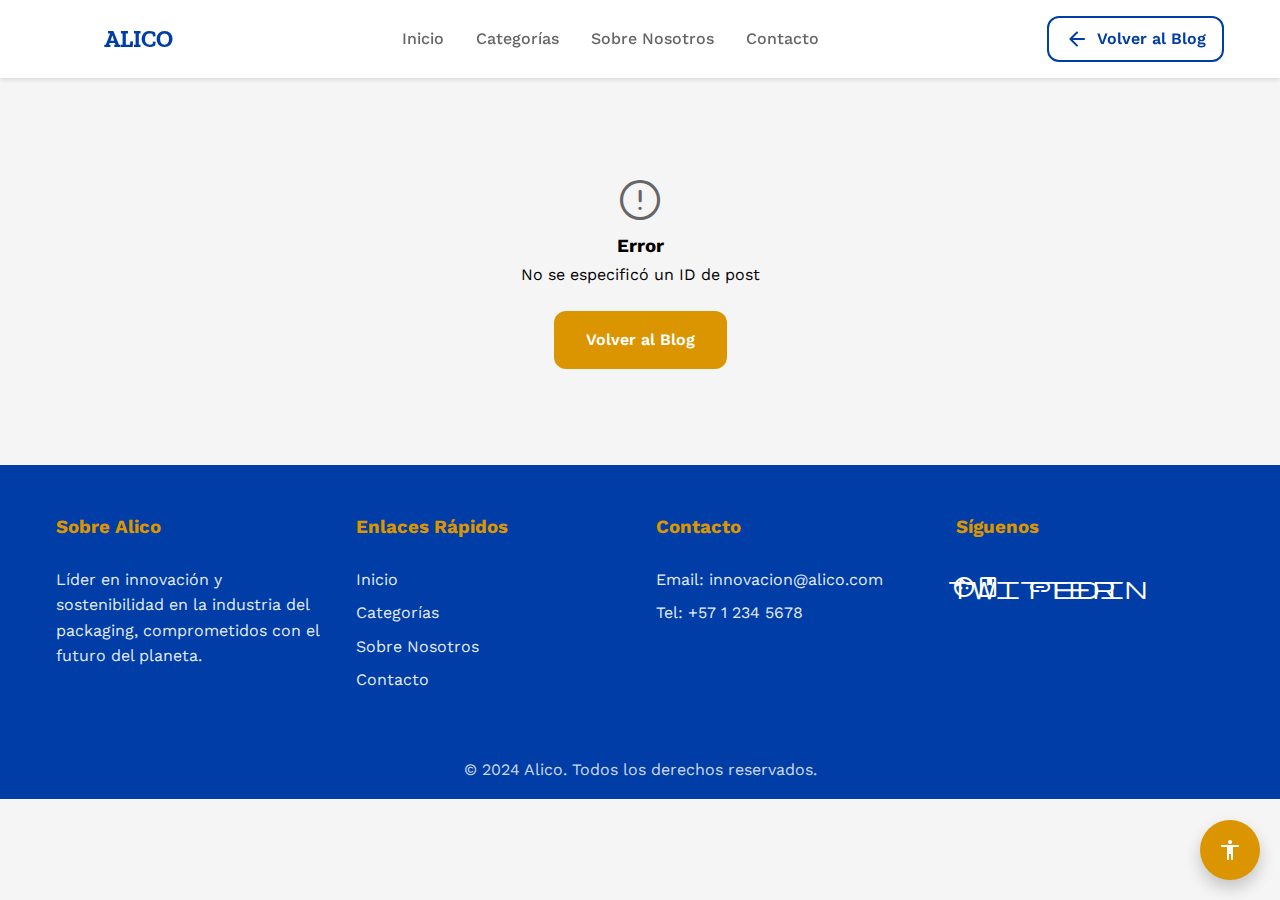
<file: post.html>
<!DOCTYPE html>
<html lang="es">
<head>
    <meta charset="UTF-8">
    <meta name="viewport" content="width=device-width, initial-scale=1.0">
    <title>Post del Blog | Alico</title>
    <meta name="description" content="Artículo del blog de innovación de Alico">
    
    <!-- Google Fonts -->
    <link rel="preconnect" href="https://fonts.googleapis.com">
    <link rel="preconnect" href="https://fonts.gstatic.com" crossorigin>
    <link href="https://fonts.googleapis.com/css2?family=Zilla+Slab:ital,wght@0,300;0,400;0,500;0,600;0,700;1,300;1,400;1,500;1,600;1,700&family=Work+Sans:ital,wght@0,100;0,200;0,300;0,400;0,500;0,600;0,700;0,800;0,900;1,100;1,200;1,300;1,400;1,500;1,600;1,700;1,800;1,900&display=swap" rel="stylesheet">
    
    <!-- Material Icons -->
    <link href="https://fonts.googleapis.com/css2?family=Material+Symbols+Rounded:opsz,wght,FILL,GRAD@20..48,100..700,0..1,-50..200" rel="stylesheet">
    
    <!-- Estilos del post -->
    <link rel="stylesheet" href="css/post-styles.css">
</head>
<body>
    <!-- Botón de accesibilidad -->
    <button id="accessibilityToggle" class="accessibility-toggle" aria-label="Abrir panel de accesibilidad">
        <span class="material-symbols-rounded">accessibility</span>
    </button>

    <!-- Panel de accesibilidad -->
    <div id="accessibilityPanel" class="accessibility-panel" aria-hidden="true">
        <div class="accessibility-header">
            <h3>Accesibilidad</h3>
            <button class="accessibility-close" aria-label="Cerrar panel de accesibilidad">
                <span class="material-symbols-rounded">close</span>
            </button>
        </div>
        <div class="accessibility-content">
            <div class="accessibility-section">
                <h4>Tamaño de texto</h4>
                <div class="font-size-controls">
                    <button onclick="adjustFontSize('decrease')" aria-label="Reducir tamaño de texto">A-</button>
                    <button onclick="adjustFontSize('reset')" aria-label="Tamaño de texto normal">A</button>
                    <button onclick="adjustFontSize('increase')" aria-label="Aumentar tamaño de texto">A+</button>
                </div>
            </div>
            <div class="accessibility-section">
                <h4>Modo oscuro</h4>
                <label class="accessibility-toggle-item">
                    <input type="checkbox" id="darkMode" onchange="toggleDarkMode()">
                    <span class="checkmark"></span>
                    Activar modo oscuro
                </label>
            </div>
        </div>
    </div>

    <!-- Overlay del panel de accesibilidad -->
    <div id="accessibilityOverlay" class="accessibility-overlay"></div>

    <!-- Header del blog -->
    <header class="blog-header">
        <div class="header-container">
            <div class="logo-section">
                <a href="index.html" class="logo-link">
                    <img src="images/logo-alico.png" alt="Logo Alico" class="logo-image">
                    <span class="logo-text">ALICO</span>
                </a>
            </div>
            
            <nav class="blog-nav">
                <a href="index.html" class="nav-link">Inicio</a>
                <a href="index.html#categorias" class="nav-link">Categorías</a>
                <a href="index.html#sobre-nosotros" class="nav-link">Sobre Nosotros</a>
                <a href="index.html#contacto" class="nav-link">Contacto</a>
            </nav>
            
            <div class="header-actions">
                <a href="index.html" class="btn-secondary">
                    <span class="material-symbols-rounded">arrow_back</span>
                    Volver al Blog
                </a>
            </div>
        </div>
    </header>

    <!-- Contenido principal -->
    <main id="main-content">
        <!-- Breadcrumbs -->
        <nav class="breadcrumbs">
            <div class="breadcrumbs-container">
                <a href="index.html" class="breadcrumb-link">Blog</a>
                <span class="material-symbols-rounded">chevron_right</span>
                <span class="breadcrumb-current" id="breadcrumbCategory">Categoría</span>
                <span class="material-symbols-rounded">chevron_right</span>
                <span class="breadcrumb-current" id="breadcrumbTitle">Título del Post</span>
            </div>
        </nav>

        <!-- Contenido del post -->
        <article class="post-container">
            <div class="post-header">
                <div class="post-meta">
                    <span class="post-category" id="postCategory">Categoría</span>
                    <span class="post-date" id="postDate">
                        <span class="material-symbols-rounded">schedule</span>
                        Fecha
                    </span>
                    <span class="post-author" id="postAuthor">
                        <span class="material-symbols-rounded">person</span>
                        Autor
                    </span>
                    <span class="post-views" id="postViews">
                        <span class="material-symbols-rounded">visibility</span>
                        0 vistas
                    </span>
                </div>
                
                <h1 class="post-title" id="postTitle">Título del Post</h1>
                
                <p class="post-excerpt" id="postExcerpt">Resumen del post...</p>
                
                <div class="post-tags" id="postTags">
                    <!-- Los tags se cargarán dinámicamente -->
                </div>
            </div>
            
            <div class="post-image-container">
                <img src="" alt="" class="post-image" id="postImage">
            </div>
            
            <div class="post-content" id="postContent">
                <!-- El contenido se cargará dinámicamente -->
                <div class="loading-content">
                    <span class="material-symbols-rounded loading-icon">hourglass_empty</span>
                    <p>Cargando contenido...</p>
                </div>
            </div>
            
            <div class="post-footer">
                <div class="post-share">
                    <h4>Compartir este artículo:</h4>
                    <div class="share-buttons">
                        <button class="share-btn share-facebook" onclick="shareOnFacebook()">
                            <span class="material-symbols-rounded">facebook</span>
                            Facebook
                        </button>
                        <button class="share-btn share-twitter" onclick="shareOnTwitter()">
                            <span class="material-symbols-rounded">twitter</span>
                            Twitter
                        </button>
                        <button class="share-btn share-linkedin" onclick="shareOnLinkedIn()">
                            <span class="material-symbols-rounded">linkedin</span>
                            LinkedIn
                        </button>
                        <button class="share-btn share-email" onclick="shareByEmail()">
                            <span class="material-symbols-rounded">email</span>
                            Email
                        </button>
                    </div>
                </div>
            </div>
        </article>

        <!-- Posts relacionados -->
        <section class="related-posts">
            <div class="related-container">
                <h2>Artículos Relacionados</h2>
                <div class="related-grid" id="relatedPosts">
                    <!-- Los posts relacionados se cargarán dinámicamente -->
                </div>
            </div>
        </section>

        <!-- Sección de comentarios -->
        <section class="comments-section">
            <div class="comments-container">
                <h2>Comentarios</h2>
                
                <div class="comments-list" id="commentsList">
                    <!-- Los comentarios se cargarán dinámicamente -->
                </div>
                
                <div class="comment-form-container">
                    <h3>Deja tu comentario</h3>
                    <form class="comment-form" id="commentForm">
                        <div class="form-row">
                            <div class="form-group">
                                <label for="commentName">Nombre *</label>
                                <input type="text" id="commentName" name="name" required>
                            </div>
                            <div class="form-group">
                                <label for="commentEmail">Email *</label>
                                <input type="email" id="commentEmail" name="email" required>
                            </div>
                        </div>
                        
                        <div class="form-group">
                            <label for="commentContent">Comentario *</label>
                            <textarea id="commentContent" name="content" rows="5" required 
                                      placeholder="Escribe tu comentario aquí..."></textarea>
                        </div>
                        
                        <div class="form-group">
                            <label class="checkbox-label">
                                <input type="checkbox" id="commentNotify" name="notify">
                                <span class="checkmark"></span>
                                Notificarme cuando alguien responda
                            </label>
                        </div>
                        
                        <button type="submit" class="btn-primary">
                            <span class="material-symbols-rounded">send</span>
                            Enviar Comentario
                        </button>
                    </form>
                </div>
            </div>
        </section>

        <!-- Newsletter -->
        <section class="newsletter-section">
            <div class="newsletter-container">
                <h2>Mantente Informado</h2>
                <p>Suscríbete para recibir las últimas noticias y artículos directamente en tu email</p>
                <form class="newsletter-form" id="newsletterForm">
                    <div class="form-group">
                        <input type="email" id="newsletterEmail" placeholder="Tu email" required>
                        <button type="submit" class="btn-primary">
                            <span class="material-symbols-rounded">send</span>
                            Suscribirse
                        </button>
                    </div>
                </form>
            </div>
        </section>
    </main>

    <!-- Footer del blog -->
    <footer class="blog-footer">
        <div class="footer-container">
            <div class="footer-section">
                <h3>Sobre Alico</h3>
                <p>Líder en innovación y sostenibilidad en la industria del packaging, comprometidos con el futuro del planeta.</p>
            </div>
            
            <div class="footer-section">
                <h3>Enlaces Rápidos</h3>
                <ul>
                    <li><a href="index.html">Inicio</a></li>
                    <li><a href="index.html#categorias">Categorías</a></li>
                    <li><a href="index.html#sobre-nosotros">Sobre Nosotros</a></li>
                    <li><a href="index.html#contacto">Contacto</a></li>
                </ul>
            </div>
            
            <div class="footer-section">
                <h3>Contacto</h3>
                <p>Email: innovacion@alico.com</p>
                <p>Tel: +57 1 234 5678</p>
            </div>
            
            <div class="footer-section">
                <h3>Síguenos</h3>
                <div class="social-links">
                    <a href="#" class="social-link">
                        <span class="material-symbols-rounded">facebook</span>
                    </a>
                    <a href="#" class="social-link">
                        <span class="material-symbols-rounded">twitter</span>
                    </a>
                    <a href="#" class="social-link">
                        <span class="material-symbols-rounded">linkedin</span>
                    </a>
                </div>
            </div>
        </div>
        
        <div class="footer-bottom">
            <p>&copy; 2024 Alico. Todos los derechos reservados.</p>
        </div>
    </footer>

    <!-- Scripts del post -->
    <script src="js/accessibility.js"></script>
    <script src="js/post-loader.js"></script>
    
    <!-- Funciones de compartir -->
    <script>
        function shareOnFacebook() {
            const url = encodeURIComponent(window.location.href);
            const title = encodeURIComponent(document.title);
            window.open(`https://www.facebook.com/sharer/sharer.php?u=${url}`, '_blank');
        }
        
        function shareOnTwitter() {
            const url = encodeURIComponent(window.location.href);
            const title = encodeURIComponent(document.title);
            window.open(`https://twitter.com/intent/tweet?url=${url}&text=${title}`, '_blank');
        }
        
        function shareOnLinkedIn() {
            const url = encodeURIComponent(window.location.href);
            const title = encodeURIComponent(document.title);
            window.open(`https://www.linkedin.com/sharing/share-offsite/?url=${url}`, '_blank');
        }
        
        function shareByEmail() {
            const url = window.location.href;
            const title = document.title;
            const subject = encodeURIComponent(`Artículo: ${title}`);
            const body = encodeURIComponent(`Te comparto este interesante artículo: ${title}\n\n${url}`);
            window.location.href = `mailto:?subject=${subject}&body=${body}`;
        }
    </script>
</body>
</html>
</file>
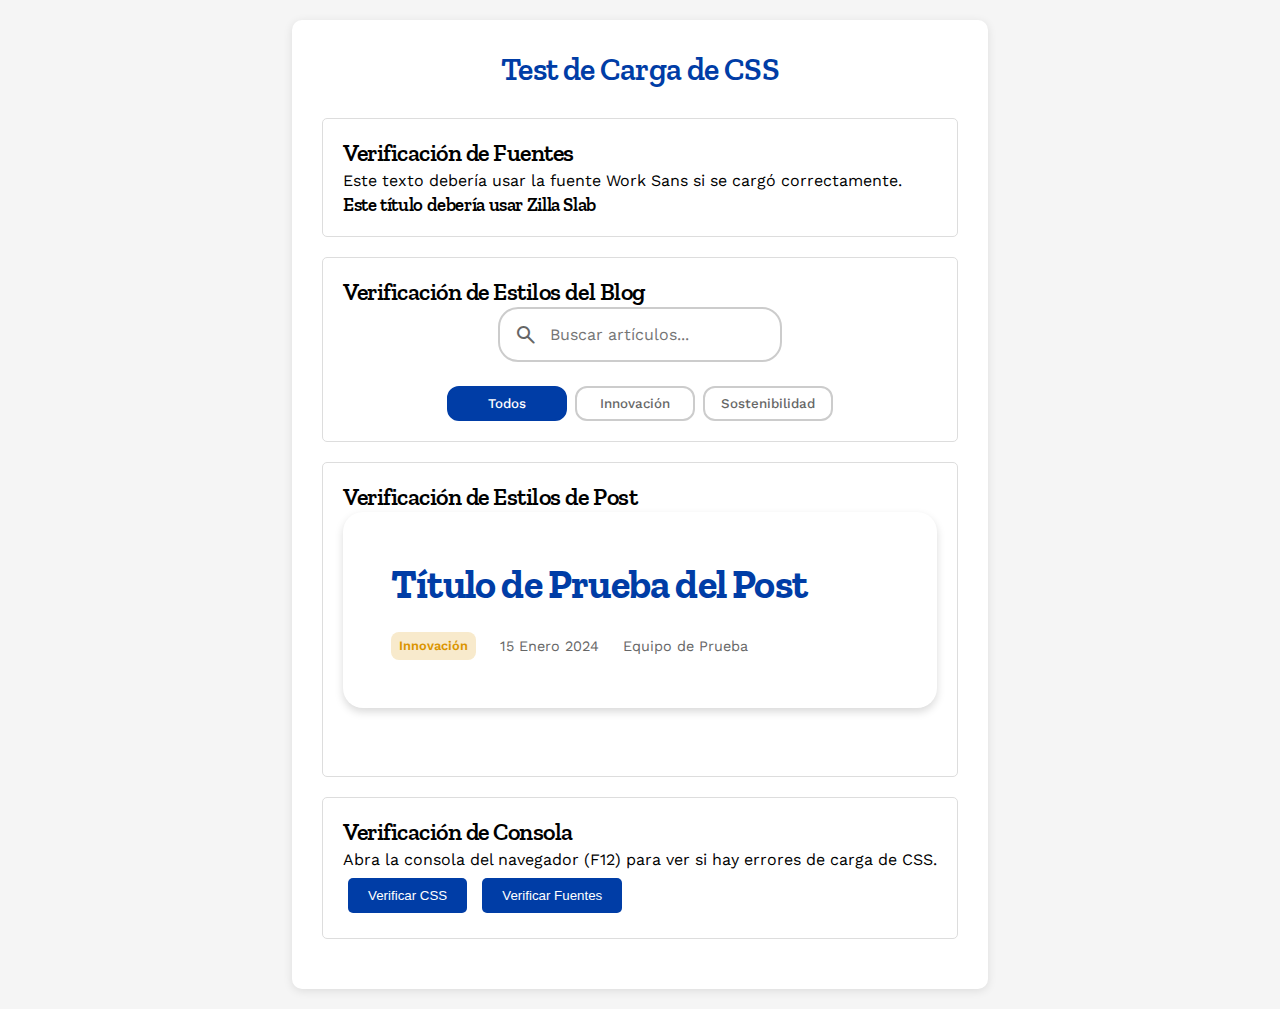
<file: test-css.html>
<!DOCTYPE html>
<html lang="es">
<head>
    <meta charset="UTF-8">
    <meta name="viewport" content="width=device-width, initial-scale=1.0">
    <title>Test CSS - Blog de Innovación</title>
    
    <!-- Google Fonts -->
    <link rel="preconnect" href="https://fonts.googleapis.com">
    <link rel="preconnect" href="https://fonts.gstatic.com" crossorigin>
    <link href="https://fonts.googleapis.com/css2?family=Zilla+Slab:ital,wght@0,300;0,400;0,500;0,600;0,700;1,300;1,400;1,500;1,600;1,700&family=Work+Sans:ital,wght@0,100;0,200;0,300;0,400;0,500;0,600;0,700;0,800;0,900;1,100;1,200;1,300;1,400;1,500;1,600;1,700;1,800;1,900&display=swap" rel="stylesheet">
    
    <!-- Material Icons -->
    <link href="https://fonts.googleapis.com/css2?family=Material+Symbols+Rounded:opsz,wght,FILL,GRAD@20..48,100..700,0..1,-50..200" rel="stylesheet">
    
    <!-- Estilos principales -->
    <link rel="stylesheet" href="css/blog-styles.css">
    <link rel="stylesheet" href="css/post-styles.css">
    
    <style>
        /* Estilos de prueba inline */
        body {
            font-family: 'Work Sans', sans-serif;
            margin: 0;
            padding: 20px;
            background: #f5f5f5;
        }
        .test-container {
            max-width: 800px;
            margin: 0 auto;
            background: white;
            padding: 30px;
            border-radius: 10px;
            box-shadow: 0 2px 10px rgba(0,0,0,0.1);
        }
        .test-title {
            font-family: 'Zilla Slab', serif;
            color: #003da6;
            text-align: center;
            margin-bottom: 30px;
        }
        .test-section {
            margin: 20px 0;
            padding: 20px;
            border: 1px solid #ddd;
            border-radius: 5px;
        }
        .test-button {
            background: #003da6;
            color: white;
            padding: 10px 20px;
            border: none;
            border-radius: 5px;
            cursor: pointer;
            margin: 5px;
        }
        .test-button:hover {
            background: #002a7a;
        }
    </style>
</head>
<body>
    <div class="test-container">
        <h1 class="test-title">Test de Carga de CSS</h1>
        
        <div class="test-section">
            <h2>Verificación de Fuentes</h2>
            <p>Este texto debería usar la fuente Work Sans si se cargó correctamente.</p>
            <h3 style="font-family: 'Zilla Slab', serif;">Este título debería usar Zilla Slab</h3>
        </div>
        
        <div class="test-section">
            <h2>Verificación de Estilos del Blog</h2>
            <div class="blog-filters">
                <div class="filters-container">
                    <div class="search-box">
                        <span class="material-symbols-rounded search-icon">search</span>
                        <input type="text" id="searchInput" placeholder="Buscar artículos..." aria-label="Buscar artículos">
                    </div>
                    
                    <div class="category-filters">
                        <button class="filter-btn active" data-category="todos">Todos</button>
                        <button class="filter-btn" data-category="innovacion">Innovación</button>
                        <button class="filter-btn" data-category="sostenibilidad">Sostenibilidad</button>
                    </div>
                </div>
            </div>
        </div>
        
        <div class="test-section">
            <h2>Verificación de Estilos de Post</h2>
            <div class="post-container">
                <div class="post-header">
                    <h1 class="post-title">Título de Prueba del Post</h1>
                    <div class="post-meta">
                        <span class="post-category">Innovación</span>
                        <span class="post-date">15 Enero 2024</span>
                        <span class="post-author">Equipo de Prueba</span>
                    </div>
                </div>
            </div>
        </div>
        
        <div class="test-section">
            <h2>Verificación de Consola</h2>
            <p>Abra la consola del navegador (F12) para ver si hay errores de carga de CSS.</p>
            <button class="test-button" onclick="checkCSS()">Verificar CSS</button>
            <button class="test-button" onclick="checkFonts()">Verificar Fuentes</button>
        </div>
    </div>
    
    <script>
        function checkCSS() {
            const styles = document.styleSheets;
            console.log('📚 Hojas de estilo cargadas:', styles.length);
            
            for (let i = 0; i < styles.length; i++) {
                try {
                    const rules = styles[i].cssRules || styles[i].rules;
                    console.log(`📖 Estilo ${i + 1}:`, styles[i].href || 'Inline', 'Reglas:', rules ? rules.length : 'N/A');
                } catch (e) {
                    console.log(`❌ Estilo ${i + 1}: Error al acceder -`, e.message);
                }
            }
        }
        
        function checkFonts() {
            if (document.fonts && document.fonts.ready) {
                document.fonts.ready.then(() => {
                    console.log('✅ Fuentes cargadas correctamente');
                    console.log('📝 Fuentes disponibles:', document.fonts.size);
                });
            } else {
                console.log('ℹ️ API de fuentes no disponible');
            }
        }
        
        // Verificación automática al cargar
        window.addEventListener('load', () => {
            console.log('🚀 Página cargada completamente');
            checkCSS();
            checkFonts();
        });
        
        // Verificación de errores de recursos
        window.addEventListener('error', (e) => {
            if (e.target.tagName === 'LINK' || e.target.tagName === 'SCRIPT') {
                console.error('❌ Error cargando recurso:', e.target.src || e.target.href);
            }
        }, true);
    </script>
</body>
</html>
</file>
<file: css/post-styles.css>
/* ==================================================
   ESTILOS PARA PÁGINA DE POST INDIVIDUAL
   Blog de Innovación Alico
   ================================================== */

/* === VARIABLES DE COLORES === */
:root {
    --amarillo-oro: #DB9500;
    --azul-novo: #003DA6;
    --azul-claro: #40B4E5;
    --verde-natura: #71B338;
    --marron-corporativo: #683026;
    --blanco: #FFFFFF;
    --negro: #000000;
    --gris-claro: #F5F5F5;
    --gris-medio: #CCCCCC;
    --gris-oscuro: #666666;
    
    --spacing-xs: 4px;
    --spacing-sm: 8px;
    --spacing-md: 16px;
    --spacing-lg: 24px;
    --spacing-xl: 32px;
    --spacing-xxl: 48px;
    
    --border-radius-sm: 8px;
    --border-radius-md: 12px;
    --border-radius-lg: 20px;
    
    --shadow-sm: 0 2px 4px rgba(0,0,0,0.1);
    --shadow-md: 0 4px 8px rgba(0,0,0,0.15);
    --shadow-lg: 0 8px 16px rgba(0,0,0,0.2);
}

/* === RESET Y BASE === */
* {
    margin: 0;
    padding: 0;
    box-sizing: border-box;
}

body {
    font-family: 'Work Sans', -apple-system, BlinkMacSystemFont, 'Segoe UI', Roboto, sans-serif;
    background-color: var(--gris-claro);
    line-height: 1.6;
    color: var(--negro);
}

/* === BOTÓN DE ACCESIBILIDAD === */
.accessibility-toggle {
    position: fixed;
    bottom: 20px;
    right: 20px;
    width: 60px;
    height: 60px;
    background: var(--amarillo-oro);
    color: var(--blanco);
    border: none;
    border-radius: 50%;
    cursor: pointer;
    z-index: 1001;
    display: flex;
    align-items: center;
    justify-content: center;
    box-shadow: var(--shadow-lg);
    transition: all 0.3s ease;
    font-size: 24px;
}

.accessibility-toggle:hover {
    background: var(--amarillo-oro-80);
    transform: scale(1.1);
    box-shadow: var(--shadow-xl);
}

.accessibility-toggle.panel-open {
    background: var(--azul-novo);
}

/* === PANEL DE ACCESIBILIDAD === */
.accessibility-panel {
    position: fixed;
    top: 50%;
    left: 50%;
    transform: translate(-50%, -50%) scale(0.8);
    background: var(--blanco);
    border-radius: var(--border-radius-lg);
    box-shadow: var(--shadow-xl);
    z-index: 1002;
    width: 90%;
    max-width: 400px;
    opacity: 0;
    visibility: hidden;
    transition: all 0.3s ease;
    overflow: hidden;
}

.accessibility-panel.show {
    opacity: 1;
    visibility: visible;
    transform: translate(-50%, -50%) scale(1);
}

.accessibility-header {
    background: var(--azul-novo);
    color: var(--blanco);
    padding: var(--spacing-lg);
    display: flex;
    justify-content: space-between;
    align-items: center;
}

.accessibility-header h3 {
    margin: 0;
    color: var(--blanco);
}

.accessibility-close {
    background: none;
    border: none;
    color: var(--blanco);
    cursor: pointer;
    font-size: 24px;
    padding: 0;
    width: 30px;
    height: 30px;
    display: flex;
    align-items: center;
    justify-content: center;
    border-radius: 50%;
    transition: background-color 0.3s ease;
}

.accessibility-close:hover {
    background: rgba(255, 255, 255, 0.2);
}

.accessibility-content {
    padding: var(--spacing-lg);
}

.accessibility-section {
    margin-bottom: var(--spacing-lg);
}

.accessibility-section h4 {
    color: var(--azul-novo);
    margin-bottom: var(--spacing-md);
    font-size: 1.1rem;
}

.font-size-controls {
    display: flex;
    gap: var(--spacing-sm);
}

.font-size-controls button {
    background: var(--gris-claro);
    border: 2px solid var(--gris-medio);
    border-radius: var(--border-radius-md);
    padding: var(--spacing-sm) var(--spacing-md);
    cursor: pointer;
    font-weight: 600;
    transition: all 0.3s ease;
    min-width: 50px;
}

.font-size-controls button:hover {
    border-color: var(--azul-novo);
    background: var(--azul-novo-10);
}

.accessibility-toggle-item {
    display: flex;
    align-items: center;
    gap: var(--spacing-sm);
    cursor: pointer;
    user-select: none;
}

.accessibility-toggle-item input[type="checkbox"] {
    display: none;
}

.checkmark {
    width: 20px;
    height: 20px;
    background: var(--gris-claro);
    border: 2px solid var(--gris-medio);
    border-radius: var(--border-radius-sm);
    display: flex;
    align-items: center;
    justify-content: center;
    transition: all 0.3s ease;
}

.accessibility-toggle-item input[type="checkbox"]:checked + .checkmark {
    background: var(--azul-novo);
    border-color: var(--azul-novo);
}

.accessibility-toggle-item input[type="checkbox"]:checked + .checkmark::after {
    content: '✓';
    color: var(--blanco);
    font-weight: bold;
    font-size: 14px;
}

/* === OVERLAY DE ACCESIBILIDAD === */
.accessibility-overlay {
    position: fixed;
    top: 0;
    left: 0;
    right: 0;
    bottom: 0;
    background: rgba(0, 0, 0, 0.5);
    z-index: 1001;
    opacity: 0;
    visibility: hidden;
    transition: all 0.3s ease;
}

.accessibility-overlay.show {
    opacity: 1;
    visibility: visible;
}

/* === HEADER === */
.blog-header {
    background: var(--blanco);
    box-shadow: var(--shadow-sm);
    position: fixed;
    top: 0;
    left: 0;
    right: 0;
    z-index: 1000;
    padding: var(--spacing-md) 0;
}

.header-container {
    max-width: 1200px;
    margin: 0 auto;
    padding: 0 var(--spacing-md);
    display: flex;
    align-items: center;
    justify-content: space-between;
}

.logo-section {
    display: flex;
    align-items: center;
    gap: var(--spacing-sm);
}

.logo-link {
    display: flex;
    align-items: center;
    gap: var(--spacing-sm);
    text-decoration: none;
    color: inherit;
}

.logo-image {
    width: 40px;
    height: 40px;
    object-fit: contain;
}

.logo-text {
    font-family: 'Zilla Slab', serif;
    font-weight: 700;
    font-size: 1.5rem;
    color: var(--azul-novo);
}

.blog-nav {
    display: flex;
    gap: var(--spacing-xl);
}

.nav-link {
    color: var(--gris-oscuro);
    text-decoration: none;
    font-weight: 500;
    transition: color 0.3s ease;
}

.nav-link:hover {
    color: var(--azul-novo);
}

.header-actions {
    display: flex;
    align-items: center;
    gap: var(--spacing-md);
}

.btn-secondary {
    background: transparent;
    color: var(--azul-novo);
    border: 2px solid var(--azul-novo);
    padding: var(--spacing-sm) var(--spacing-md);
    border-radius: var(--border-radius-md);
    font-family: 'Work Sans', sans-serif;
    font-weight: 600;
    text-decoration: none;
    display: inline-flex;
    align-items: center;
    gap: var(--spacing-sm);
    transition: all 0.3s ease;
}

.btn-secondary:hover {
    background: var(--azul-novo);
    color: var(--blanco);
    transform: translateY(-2px);
}

/* === MAIN CONTENT === */
#main-content {
    margin-top: 80px;
    padding: var(--spacing-xxl) 0;
}

/* === BREADCRUMBS === */
.breadcrumbs {
    background: var(--blanco);
    padding: var(--spacing-lg) 0;
    border-bottom: 1px solid var(--gris-medio);
}

.breadcrumbs-container {
    max-width: 1200px;
    margin: 0 auto;
    padding: 0 var(--spacing-md);
    display: flex;
    align-items: center;
    gap: var(--spacing-sm);
    font-size: 0.9rem;
}

.breadcrumb-link {
    color: var(--azul-novo);
    text-decoration: none;
    transition: color 0.3s ease;
}

.breadcrumb-link:hover {
    color: var(--amarillo-oro);
}

.breadcrumb-current {
    color: var(--gris-oscuro);
}

.breadcrumbs .material-symbols-rounded {
    font-size: 18px;
    color: var(--gris-medio);
}

/* === POST CONTAINER === */
.post-container {
    max-width: 800px;
    margin: 0 auto;
    background: var(--blanco);
    border-radius: var(--border-radius-lg);
    overflow: hidden;
    box-shadow: var(--shadow-md);
    margin-bottom: var(--spacing-xxl);
}

/* === POST HEADER === */
.post-header {
    padding: var(--spacing-xxl) var(--spacing-xxl) var(--spacing-lg);
}

.post-meta {
    display: flex;
    align-items: center;
    gap: var(--spacing-lg);
    margin-bottom: var(--spacing-lg);
    font-size: 0.9rem;
    color: var(--gris-oscuro);
    flex-wrap: wrap;
}

.post-category {
    background: var(--amarillo-oro-20);
    color: var(--amarillo-oro);
    padding: 4px var(--spacing-sm);
    border-radius: var(--border-radius-sm);
    font-weight: 600;
    font-size: 0.8rem;
}

.post-date, .post-author, .post-views {
    display: flex;
    align-items: center;
    gap: 4px;
}

.post-title {
    font-family: 'Zilla Slab', serif;
    font-size: 2.5rem;
    font-weight: 700;
    color: var(--azul-novo);
    margin-bottom: var(--spacing-lg);
    line-height: 1.2;
}

.post-excerpt {
    font-size: 1.2rem;
    color: var(--gris-oscuro);
    margin-bottom: var(--spacing-lg);
    line-height: 1.6;
}

.post-tags {
    display: flex;
    gap: var(--spacing-sm);
    flex-wrap: wrap;
}

.post-tag {
    background: var(--gris-claro);
    color: var(--gris-oscuro);
    padding: 4px var(--spacing-sm);
    border-radius: var(--border-radius-sm);
    font-size: 0.8rem;
    font-weight: 500;
}

/* === POST IMAGE === */
.post-image-container {
    width: 100%;
    height: 400px;
    overflow: hidden;
}

.post-image {
    width: 100%;
    height: 100%;
    object-fit: cover;
    transition: transform 0.3s ease;
}

.post-image:hover {
    transform: scale(1.02);
}

/* === POST CONTENT === */
.post-content {
    padding: var(--spacing-xxl);
    font-size: 1.1rem;
    line-height: 1.8;
}

.loading-content {
    text-align: center;
    padding: var(--spacing-xxl);
    color: var(--gris-oscuro);
}

.loading-icon {
    font-size: 48px;
    margin-bottom: var(--spacing-md);
    opacity: 0.7;
    animation: spin 1s linear infinite;
}

@keyframes spin {
    from { transform: rotate(0deg); }
    to { transform: rotate(360deg); }
}

/* === TIPOGRAFÍA DEL CONTENIDO === */
.post-content h2 {
    font-family: 'Zilla Slab', serif;
    font-size: 1.8rem;
    font-weight: 600;
    color: var(--azul-novo);
    margin: var(--spacing-xl) 0 var(--spacing-lg);
    line-height: 1.3;
}

.post-content h3 {
    font-family: 'Zilla Slab', serif;
    font-size: 1.5rem;
    font-weight: 600;
    color: var(--azul-novo);
    margin: var(--spacing-lg) 0 var(--spacing-md);
    line-height: 1.3;
}

.post-content h4 {
    font-family: 'Zilla Slab', serif;
    font-size: 1.3rem;
    font-weight: 600;
    color: var(--azul-novo);
    margin: var(--spacing-md) 0 var(--spacing-sm);
    line-height: 1.3;
}

.post-content p {
    margin-bottom: var(--spacing-lg);
    color: var(--negro);
}

.post-content ul, .post-content ol {
    margin-bottom: var(--spacing-lg);
    padding-left: var(--spacing-xl);
}

.post-content li {
    margin-bottom: var(--spacing-sm);
}

.post-content blockquote {
    border-left: 4px solid var(--amarillo-oro);
    padding-left: var(--spacing-lg);
    margin: var(--spacing-xl) 0;
    font-style: italic;
    color: var(--gris-oscuro);
    background: var(--gris-claro);
    padding: var(--spacing-lg);
    border-radius: var(--border-radius-md);
}

.post-content code {
    background: var(--gris-claro);
    padding: 2px 6px;
    border-radius: var(--border-radius-sm);
    font-family: 'Courier New', monospace;
    font-size: 0.9rem;
}

.post-content pre {
    background: var(--gris-oscuro);
    color: var(--blanco);
    padding: var(--spacing-lg);
    border-radius: var(--border-radius-md);
    overflow-x: auto;
    margin: var(--spacing-lg) 0;
}

.post-content pre code {
    background: none;
    padding: 0;
    color: inherit;
}

.post-content a {
    color: var(--azul-novo);
    text-decoration: none;
    border-bottom: 1px solid var(--azul-novo);
    transition: all 0.3s ease;
}

.post-content a:hover {
    color: var(--amarillo-oro);
    border-bottom-color: var(--amarillo-oro);
}

.post-content img {
    max-width: 100%;
    height: auto;
    border-radius: var(--border-radius-md);
    margin: var(--spacing-lg) 0;
}

/* === POST FOOTER === */
.post-footer {
    padding: var(--spacing-xxl);
    border-top: 1px solid var(--gris-medio);
    background: var(--gris-claro);
}

.post-share h4 {
    color: var(--azul-novo);
    margin-bottom: var(--spacing-lg);
    text-align: center;
}

.share-buttons {
    display: flex;
    gap: var(--spacing-md);
    justify-content: center;
    flex-wrap: wrap;
}

.share-btn {
    display: flex;
    align-items: center;
    gap: var(--spacing-sm);
    padding: var(--spacing-sm) var(--spacing-md);
    border: none;
    border-radius: var(--border-radius-md);
    font-family: 'Work Sans', sans-serif;
    font-weight: 600;
    cursor: pointer;
    transition: all 0.3s ease;
    text-decoration: none;
}

.share-facebook {
    background: #1877f2;
    color: var(--blanco);
}

.share-twitter {
    background: #1da1f2;
    color: var(--blanco);
}

.share-linkedin {
    background: #0077b5;
    color: var(--blanco);
}

.share-email {
    background: var(--gris-oscuro);
    color: var(--blanco);
}

.share-btn:hover {
    transform: translateY(-2px);
    box-shadow: var(--shadow-md);
}

/* === POSTS RELACIONADOS === */
.related-posts {
    padding: var(--spacing-xxl) 0;
    background: var(--gris-claro);
}

.related-container {
    max-width: 1200px;
    margin: 0 auto;
    padding: 0 var(--spacing-md);
}

.related-posts h2 {
    text-align: center;
    font-size: 2.5rem;
    color: var(--azul-novo);
    margin-bottom: var(--spacing-xxl);
}

.related-grid {
    display: grid;
    grid-template-columns: repeat(auto-fit, minmax(300px, 1fr));
    gap: var(--spacing-xl);
}

.related-post {
    background: var(--blanco);
    border-radius: var(--border-radius-lg);
    overflow: hidden;
    box-shadow: var(--shadow-md);
    transition: all 0.3s ease;
}

.related-post:hover {
    transform: translateY(-5px);
    box-shadow: var(--shadow-lg);
}

.related-post-image {
    width: 100%;
    height: 200px;
    object-fit: cover;
}

.related-post-content {
    padding: var(--spacing-lg);
}

.related-post-title {
    font-family: 'Zilla Slab', serif;
    font-size: 1.2rem;
    color: var(--azul-novo);
    margin-bottom: var(--spacing-sm);
    line-height: 1.3;
}

.related-post-excerpt {
    color: var(--gris-oscuro);
    font-size: 0.9rem;
    line-height: 1.5;
}

/* === SECCIÓN DE COMENTARIOS === */
.comments-section {
    padding: var(--spacing-xxl) 0;
    background: var(--blanco);
}

.comments-container {
    max-width: 800px;
    margin: 0 auto;
    padding: 0 var(--spacing-md);
}

.comments-section h2 {
    text-align: center;
    font-size: 2.5rem;
    color: var(--azul-novo);
    margin-bottom: var(--spacing-xxl);
}

.comments-list {
    margin-bottom: var(--spacing-xxl);
}

.comment {
    background: var(--gris-claro);
    padding: var(--spacing-lg);
    border-radius: var(--border-radius-lg);
    margin-bottom: var(--spacing-lg);
}

.comment-header {
    display: flex;
    justify-content: space-between;
    align-items: center;
    margin-bottom: var(--spacing-md);
}

.comment-author {
    font-weight: 600;
    color: var(--azul-novo);
}

.comment-date {
    font-size: 0.9rem;
    color: var(--gris-oscuro);
}

.comment-content {
    color: var(--negro);
    line-height: 1.6;
}

/* === FORMULARIO DE COMENTARIOS === */
.comment-form-container {
    background: var(--gris-claro);
    padding: var(--spacing-xl);
    border-radius: var(--border-radius-lg);
}

.comment-form-container h3 {
    color: var(--azul-novo);
    margin-bottom: var(--spacing-lg);
    text-align: center;
}

.comment-form {
    display: flex;
    flex-direction: column;
    gap: var(--spacing-lg);
}

.form-row {
    display: grid;
    grid-template-columns: 1fr 1fr;
    gap: var(--spacing-md);
}

.form-group {
    display: flex;
    flex-direction: column;
    gap: var(--spacing-sm);
}

.form-group label {
    font-weight: 600;
    color: var(--azul-novo);
}

.form-group input,
.form-group textarea {
    padding: var(--spacing-md);
    border: 2px solid var(--gris-medio);
    border-radius: var(--border-radius-md);
    font-family: 'Work Sans', sans-serif;
    font-size: 16px;
    transition: all 0.3s ease;
}

.form-group input:focus,
.form-group textarea:focus {
    outline: none;
    border-color: var(--azul-novo);
    box-shadow: 0 0 0 3px rgba(0, 61, 166, 0.1);
}

.checkbox-label {
    display: flex;
    align-items: center;
    gap: var(--spacing-sm);
    cursor: pointer;
    user-select: none;
}

.checkbox-label input[type="checkbox"] {
    display: none;
}

.checkbox-label .checkmark {
    width: 20px;
    height: 20px;
    background: var(--gris-claro);
    border: 2px solid var(--gris-medio);
    border-radius: var(--border-radius-sm);
    display: flex;
    align-items: center;
    justify-content: center;
    transition: all 0.3s ease;
}

.checkbox-label input[type="checkbox"]:checked + .checkmark {
    background: var(--azul-novo);
    border-color: var(--azul-novo);
}

.checkbox-label input[type="checkbox"]:checked + .checkmark::after {
    content: '✓';
    color: var(--blanco);
    font-weight: bold;
    font-size: 14px;
}

.btn-primary {
    background: var(--amarillo-oro);
    color: var(--blanco);
    border: none;
    padding: var(--spacing-md) var(--spacing-xl);
    border-radius: var(--border-radius-md);
    font-family: 'Work Sans', sans-serif;
    font-weight: 600;
    font-size: 1rem;
    cursor: pointer;
    display: inline-flex;
    align-items: center;
    justify-content: center;
    gap: var(--spacing-sm);
    transition: all 0.3s ease;
    text-decoration: none;
}

.btn-primary:hover {
    background: var(--amarillo-oro-80);
    transform: translateY(-2px);
    box-shadow: var(--shadow-lg);
}

/* === NEWSLETTER === */
.newsletter-section {
    background: linear-gradient(135deg, var(--verde-natura) 0%, var(--verde-natura-80) 100%);
    color: var(--blanco);
    padding: var(--spacing-xxl) 0;
    text-align: center;
}

.newsletter-container {
    max-width: 600px;
    margin: 0 auto;
    padding: 0 var(--spacing-md);
}

.newsletter-container h2 {
    font-size: 2.5rem;
    margin-bottom: var(--spacing-lg);
    color: var(--blanco);
}

.newsletter-container p {
    font-size: 1.1rem;
    margin-bottom: var(--spacing-xl);
    opacity: 0.9;
}

.newsletter-form {
    display: flex;
    gap: var(--spacing-md);
    justify-content: center;
    flex-wrap: wrap;
}

.form-group {
    display: flex;
    gap: var(--spacing-sm);
    flex-wrap: wrap;
    justify-content: center;
}

#newsletterEmail {
    padding: var(--spacing-md);
    border: none;
    border-radius: var(--border-radius-md);
    font-family: 'Work Sans', sans-serif;
    font-size: 16px;
    min-width: 300px;
}

#newsletterEmail:focus {
    outline: none;
    box-shadow: 0 0 0 3px rgba(255, 255, 255, 0.3);
}

/* === FOOTER === */
.blog-footer {
    background: var(--azul-novo);
    color: var(--blanco);
    padding: var(--spacing-xxl) 0 var(--spacing-md);
}

.footer-container {
    max-width: 1200px;
    margin: 0 auto;
    padding: 0 var(--spacing-md);
    display: grid;
    grid-template-columns: repeat(auto-fit, minmax(250px, 1fr));
    gap: var(--spacing-xl);
    margin-bottom: var(--spacing-xl);
}

.footer-section h3 {
    color: var(--amarillo-oro);
    margin-bottom: var(--spacing-lg);
}

.footer-section p, .footer-section li {
    margin-bottom: var(--spacing-sm);
    opacity: 0.9;
}

.footer-section ul {
    list-style: none;
}

.footer-section a {
    color: var(--blanco);
    text-decoration: none;
    transition: color 0.3s ease;
}

.footer-section a:hover {
    color: var(--amarillo-oro);
}

.social-links {
    display: flex;
    gap: var(--spacing-md);
}

.social-link {
    width: 40px;
    height: 40px;
    background: var(--azul-novo-80);
    border-radius: 50%;
    display: flex;
    align-items: center;
    justify-content: center;
    transition: all 0.3s ease;
}

.social-link:hover {
    background: var(--amarillo-oro);
    transform: translateY(-2px);
}

.footer-bottom {
    text-align: center;
    padding-top: var(--spacing-lg);
    border-top: 1px solid var(--azul-novo-80);
    opacity: 0.8;
}

/* === RESPONSIVE DESIGN === */
@media (max-width: 768px) {
    .header-container {
        flex-direction: column;
        gap: var(--spacing-md);
    }
    
    .blog-nav {
        gap: var(--spacing-md);
    }
    
    .post-title {
        font-size: 2rem;
    }
    
    .post-header {
        padding: var(--spacing-lg);
    }
    
    .post-content {
        padding: var(--spacing-lg);
    }
    
    .form-row {
        grid-template-columns: 1fr;
    }
    
    .share-buttons {
        flex-direction: column;
        align-items: center;
    }
    
    .related-grid {
        grid-template-columns: 1fr;
    }
    
    .footer-container {
        grid-template-columns: 1fr;
        text-align: center;
    }
    
    .accessibility-toggle {
        bottom: 15px;
        right: 15px;
        width: 50px;
        height: 50px;
        font-size: 20px;
    }
    
    .accessibility-panel {
        width: 95%;
        max-width: 350px;
    }
}

@media (max-width: 480px) {
    .post-title {
        font-size: 1.8rem;
    }
    
    .related-posts h2 {
        font-size: 2rem;
    }
    
    .comments-section h2 {
        font-size: 2rem;
    }
    
    .comment-form-container h3 {
        font-size: 1.5rem;
    }
    
    .newsletter-container h2 {
        font-size: 2rem;
    }
    
    .accessibility-toggle {
        bottom: 10px;
        right: 10px;
        width: 45px;
        height: 45px;
        font-size: 18px;
    }
}
</file>
<file: css/blog-styles.css>
/* ==================================================
   BLOG DE INNOVACIÓN ALICO - ESTILOS COMPLETOS
   Incluye todos los estilos del proyecto principal
   ================================================== */

/* === VARIABLES DE COLORES CORPORATIVOS === */
:root {
    /* Colores principales - Valores exactos del manual */
    --amarillo-oro: #DB9500;        /* Pantone 131 C - Color principal corporativo */
    --azul-novo: #003DA6;           /* Pantone 293 C - Azul corporativo */
    --azul-claro: #40B4E5;          /* Pantone 298 C - Azul secundario */
    --verde-natura: #71B338;        /* Pantone 369 C - Verde secundario */
    --marron-corporativo: #683026;  /* Pantone 483 C - Marrón secundario */
    
    /* Variaciones de amarillo oro - Exactas del manual */
    --amarillo-oro-90: #DFA01A;
    --amarillo-oro-80: #E2AA33;
    --amarillo-oro-70: #E6B54D;
    --amarillo-oro-60: #E9BF66;
    --amarillo-oro-50: #EDCA7F;
    --amarillo-oro-40: #F1D599;
    --amarillo-oro-30: #F4DFB2;
    --amarillo-oro-20: #F8EACC;
    --amarillo-oro-10: #FBF4E5;
    
    /* Variaciones de azul novo - Exactas del manual */
    --azul-novo-90: #1A52B8;
    --azul-novo-80: #3367CA;
    --azul-novo-70: #4D7CDC;
    --azul-novo-60: #6691EE;
    --azul-novo-50: #80A6FF;
    --azul-novo-40: #99BBFF;
    --azul-novo-30: #B3D0FF;
    --azul-novo-20: #CCE5FF;
    --azul-novo-10: #E6F2FF;
    
    /* Variaciones de azul claro - Exactas del manual */
    --azul-claro-90: #52BAEA;
    --azul-claro-80: #66C2EC;
    --azul-claro-70: #7ACAEF;
    --azul-claro-60: #8ED2F1;
    --azul-claro-50: #A2DAF4;
    --azul-claro-40: #B6E2F6;
    --azul-claro-30: #CAEAF9;
    --azul-claro-20: #DEF2FB;
    --azul-claro-10: #F2F9FD;
    
    /* Variaciones de verde natura - Exactas del manual */
    --verde-natura-90: #7FBB4C;
    --verde-natura-80: #8DC360;
    --verde-natura-70: #9BCB74;
    --verde-natura-60: #A9D388;
    --verde-natura-50: #B7DB9C;
    --verde-natura-40: #C5E3B0;
    --verde-natura-30: #D3EBC4;
    --verde-natura-20: #E1F3D8;
    --verde-natura-10: #F0F9EC;
    
    /* Colores neutros */
    --blanco: #FFFFFF;
    --negro: #000000;
    --gris-claro: #F5F5F5;
    --gris-medio: #CCCCCC;
    --gris-oscuro: #666666;
    
    /* Espaciado según guía */
    --spacing-xs: 4px;
    --spacing-sm: 8px;
    --spacing-md: 16px;
    --spacing-lg: 24px;
    --spacing-xl: 32px;
    --spacing-xxl: 48px;
    
    /* Bordes redondeados según guía */
    --border-radius-sm: 8px;
    --border-radius-md: 12px;
    --border-radius-lg: 20px;
    --border-radius-xl: 25px;
    
    /* Sombras según guía */
    --shadow-sm: 0 2px 4px rgba(0,0,0,0.1);
    --shadow-md: 0 4px 8px rgba(0,0,0,0.15);
    --shadow-lg: 0 8px 16px rgba(0,0,0,0.2);
    --shadow-xl: 0 12px 24px rgba(0,0,0,0.25);
}

/* === RESET Y CONFIGURACIÓN BASE === */
* {
    margin: 0;
    padding: 0;
    box-sizing: border-box;
}

body {
    font-family: 'Work Sans', -apple-system, BlinkMacSystemFont, 'Segoe UI', Roboto, Oxygen, Ubuntu, Cantarell, sans-serif;
    background-color: var(--gris-claro);
    min-height: 100vh;
    display: flex;
    flex-direction: column;
    line-height: 1.6;
    color: var(--negro);
}

/* === TIPOGRAFÍA === */
h1, h2, h3, h4, h5, h6 {
    font-family: 'Zilla Slab', serif;
    font-weight: 600;
    letter-spacing: -0.02em;
    line-height: 1.2;
}

p, .nav-link, .btn-primary, .btn-secondary {
    font-family: 'Work Sans', sans-serif;
    font-weight: 400;
    line-height: 1.6;
}

/* === MATERIAL ICONS === */
.material-symbols-rounded {
    font-family: 'Material Symbols Rounded';
    font-weight: normal;
    font-style: normal;
    font-size: 24px;
    line-height: 1;
    letter-spacing: normal;
    text-transform: none;
    display: inline-block;
    white-space: nowrap;
    word-wrap: normal;
    direction: ltr;
    -webkit-font-feature-settings: 'liga';
    -webkit-font-smoothing: antialiased;
}

/* === BOTÓN DE ACCESIBILIDAD === */
.accessibility-toggle {
    position: fixed;
    bottom: 20px;
    right: 20px;
    width: 60px;
    height: 60px;
    background: var(--amarillo-oro);
    color: var(--blanco);
    border: none;
    border-radius: 50%;
    cursor: pointer;
    z-index: 1001;
    display: flex;
    align-items: center;
    justify-content: center;
    box-shadow: var(--shadow-lg);
    transition: all 0.3s ease;
    font-size: 24px;
}

.accessibility-toggle:hover {
    background: var(--amarillo-oro-80);
    transform: scale(1.1);
    box-shadow: var(--shadow-xl);
}

.accessibility-toggle.panel-open {
    background: var(--azul-novo);
}

/* === PANEL DE ACCESIBILIDAD === */
.accessibility-panel {
    position: fixed;
    top: 50%;
    left: 50%;
    transform: translate(-50%, -50%) scale(0.8);
    background: var(--blanco);
    border-radius: var(--border-radius-lg);
    box-shadow: var(--shadow-xl);
    z-index: 1002;
    width: 90%;
    max-width: 400px;
    opacity: 0;
    visibility: hidden;
    transition: all 0.3s ease;
    overflow: hidden;
}

.accessibility-panel.show {
    opacity: 1;
    visibility: visible;
    transform: translate(-50%, -50%) scale(1);
}

.accessibility-header {
    background: var(--azul-novo);
    color: var(--blanco);
    padding: var(--spacing-lg);
    display: flex;
    justify-content: space-between;
    align-items: center;
}

.accessibility-header h3 {
    margin: 0;
    color: var(--blanco);
}

.accessibility-close {
    background: none;
    border: none;
    color: var(--blanco);
    cursor: pointer;
    font-size: 24px;
    padding: 0;
    width: 30px;
    height: 30px;
    display: flex;
    align-items: center;
    justify-content: center;
    border-radius: 50%;
    transition: background-color 0.3s ease;
}

.accessibility-close:hover {
    background: rgba(255, 255, 255, 0.2);
}

.accessibility-content {
    padding: var(--spacing-lg);
}

.accessibility-section {
    margin-bottom: var(--spacing-lg);
}

.accessibility-section h4 {
    color: var(--azul-novo);
    margin-bottom: var(--spacing-md);
    font-size: 1.1rem;
}

.font-size-controls {
    display: flex;
    gap: var(--spacing-sm);
}

.font-size-controls button {
    background: var(--gris-claro);
    border: 2px solid var(--gris-medio);
    border-radius: var(--border-radius-md);
    padding: var(--spacing-sm) var(--spacing-md);
    cursor: pointer;
    font-weight: 600;
    transition: all 0.3s ease;
    min-width: 50px;
}

.font-size-controls button:hover {
    border-color: var(--azul-novo);
    background: var(--azul-novo-10);
}

.accessibility-toggle-item {
    display: flex;
    align-items: center;
    gap: var(--spacing-sm);
    cursor: pointer;
    user-select: none;
}

.accessibility-toggle-item input[type="checkbox"] {
    display: none;
}

.checkmark {
    width: 20px;
    height: 20px;
    background: var(--gris-claro);
    border: 2px solid var(--gris-medio);
    border-radius: var(--border-radius-sm);
    display: flex;
    align-items: center;
    justify-content: center;
    transition: all 0.3s ease;
}

.accessibility-toggle-item input[type="checkbox"]:checked + .checkmark {
    background: var(--azul-novo);
    border-color: var(--azul-novo);
}

.accessibility-toggle-item input[type="checkbox"]:checked + .checkmark::after {
    content: '✓';
    color: var(--blanco);
    font-weight: bold;
    font-size: 14px;
}

/* === OVERLAY DE ACCESIBILIDAD === */
.accessibility-overlay {
    position: fixed;
    top: 0;
    left: 0;
    right: 0;
    bottom: 0;
    background: rgba(0, 0, 0, 0.5);
    z-index: 1001;
    opacity: 0;
    visibility: hidden;
    transition: all 0.3s ease;
}

.accessibility-overlay.show {
    opacity: 1;
    visibility: visible;
}

/* === HEADER DEL BLOG === */
.blog-header {
    background: var(--blanco);
    box-shadow: var(--shadow-sm);
    position: fixed;
    top: 0;
    left: 0;
    right: 0;
    z-index: 1000;
    padding: var(--spacing-md) 0;
}

.header-container {
    max-width: 1200px;
    margin: 0 auto;
    padding: 0 var(--spacing-md);
    display: flex;
    align-items: center;
    justify-content: space-between;
}

.logo-section {
    display: flex;
    align-items: center;
    gap: var(--spacing-sm);
}

.logo-image {
    width: 40px;
    height: 40px;
    object-fit: contain;
}

.logo-text {
    font-family: 'Zilla Slab', serif;
    font-weight: 700;
    font-size: 1.5rem;
    color: var(--azul-novo);
}

.blog-nav {
    display: flex;
    gap: var(--spacing-xl);
}

.nav-link {
    color: var(--gris-oscuro);
    text-decoration: none;
    font-weight: 500;
    transition: color 0.3s ease;
    position: relative;
}

.nav-link:hover {
    color: var(--azul-novo);
}

.nav-link::after {
    content: '';
    position: absolute;
    bottom: -4px;
    left: 0;
    width: 0;
    height: 2px;
    background: var(--amarillo-oro);
    transition: width 0.3s ease;
}

.nav-link:hover::after {
    width: 100%;
}

.header-actions {
    display: flex;
    align-items: center;
    gap: var(--spacing-md);
}

.cms-button {
    background: linear-gradient(135deg, var(--amarillo-oro) 0%, var(--amarillo-oro-80) 100%);
    color: var(--blanco);
    border: none;
    padding: var(--spacing-sm) var(--spacing-md);
    border-radius: var(--border-radius-md);
    font-family: 'Work Sans', sans-serif;
    font-weight: 600;
    cursor: pointer;
    display: flex;
    align-items: center;
    gap: var(--spacing-sm);
    transition: all 0.3s ease;
}

.cms-button:hover {
    transform: translateY(-2px);
    box-shadow: var(--shadow-lg);
}

/* === MAIN CONTENT === */
#main-content {
    flex: 1;
    margin-top: 80px; /* Espacio para el header fijo */
}

/* === HERO BANNER === */
.hero-banner {
    background: linear-gradient(135deg, var(--azul-novo) 0%, var(--azul-claro) 100%);
    color: var(--blanco);
    padding: var(--spacing-xxl) 0;
    text-align: center;
}

.banner-content {
    max-width: 800px;
    margin: 0 auto;
    padding: 0 var(--spacing-md);
}

.banner-content h1 {
    font-size: clamp(2.5rem, 6vw, 4rem);
    margin-bottom: var(--spacing-lg);
    color: var(--blanco);
}

.banner-content p {
    font-size: 1.2rem;
    margin-bottom: var(--spacing-xl);
    opacity: 0.9;
}

.banner-actions {
    display: flex;
    gap: var(--spacing-md);
    justify-content: center;
    flex-wrap: wrap;
}

/* === BOTONES === */
.btn-primary, .btn-secondary {
    padding: var(--spacing-md) var(--spacing-xl);
    border: none;
    border-radius: var(--border-radius-md);
    font-family: 'Work Sans', sans-serif;
    font-weight: 600;
    font-size: 1rem;
    cursor: pointer;
    transition: all 0.3s ease;
    text-decoration: none;
    display: inline-flex;
    align-items: center;
    gap: var(--spacing-sm);
}

.btn-primary {
    background: var(--amarillo-oro);
    color: var(--blanco);
}

.btn-primary:hover {
    background: var(--amarillo-oro-80);
    transform: translateY(-2px);
    box-shadow: var(--shadow-lg);
}

.btn-secondary {
    background: transparent;
    color: var(--blanco);
    border: 2px solid var(--blanco);
}

.btn-secondary:hover {
    background: var(--blanco);
    color: var(--azul-novo);
    transform: translateY(-2px);
}

/* === SECCIÓN DE ESTADÍSTICAS === */
.stats-section {
    background: var(--blanco);
    padding: var(--spacing-xxl) 0;
    box-shadow: var(--shadow-sm);
}

.stats-container {
    max-width: 1200px;
    margin: 0 auto;
    padding: 0 var(--spacing-md);
    display: grid;
    grid-template-columns: repeat(auto-fit, minmax(200px, 1fr));
    gap: var(--spacing-xl);
}

.stat-item {
    text-align: center;
}

.stat-number {
    display: block;
    font-family: 'Zilla Slab', serif;
    font-size: 3rem;
    font-weight: 700;
    color: var(--azul-novo);
    margin-bottom: var(--spacing-sm);
}

.stat-label {
    color: var(--gris-oscuro);
    font-size: 1.1rem;
    font-weight: 500;
}

/* === SECCIÓN DE FILTROS === */
.filters-section {
    background: var(--gris-claro);
    padding: var(--spacing-xxl) 0;
}

.filters-container {
    max-width: 1200px;
    margin: 0 auto;
    padding: 0 var(--spacing-md);
    display: flex;
    flex-direction: column;
    gap: var(--spacing-lg);
}

.search-box {
    position: relative;
    max-width: 500px;
    margin: 0 auto;
}

.search-icon {
    position: absolute;
    left: var(--spacing-md);
    top: 50%;
    transform: translateY(-50%);
    color: var(--gris-oscuro);
    font-size: 24px;
}

#searchInput {
    width: 100%;
    padding: var(--spacing-md) var(--spacing-md) var(--spacing-md) 50px;
    border: 2px solid var(--gris-medio);
    border-radius: var(--border-radius-lg);
    font-family: 'Work Sans', sans-serif;
    font-size: 16px;
    transition: all 0.3s ease;
    background: var(--blanco);
}

#searchInput:focus {
    outline: none;
    border-color: var(--azul-novo);
    box-shadow: 0 0 0 3px rgba(0, 61, 166, 0.1);
}

.category-filters {
    display: flex;
    justify-content: center;
    gap: var(--spacing-sm);
    flex-wrap: wrap;
}

.filter-btn {
    padding: var(--spacing-sm) var(--spacing-md);
    border: 2px solid var(--gris-medio);
    border-radius: var(--border-radius-md);
    background: var(--blanco);
    color: var(--gris-oscuro);
    font-family: 'Work Sans', sans-serif;
    font-weight: 500;
    cursor: pointer;
    transition: all 0.3s ease;
    min-width: 120px;
}

.filter-btn:hover {
    border-color: var(--azul-novo);
    color: var(--azul-novo);
    transform: translateY(-2px);
}

.filter-btn.active {
    background: var(--azul-novo);
    color: var(--blanco);
    border-color: var(--azul-novo);
}

/* === SECCIÓN DE POSTS === */
.posts-section {
    padding: var(--spacing-xxl) 0;
    background: var(--blanco);
}

.posts-container {
    max-width: 1200px;
    margin: 0 auto;
    padding: 0 var(--spacing-md);
}

.posts-grid {
    display: grid;
    grid-template-columns: repeat(auto-fit, minmax(350px, 1fr));
    gap: var(--spacing-xl);
    margin-bottom: var(--spacing-xxl);
}

.post-card {
    background: var(--blanco);
    border-radius: var(--border-radius-lg);
    overflow: hidden;
    box-shadow: var(--shadow-md);
    transition: all 0.3s ease;
    position: relative;
}

.post-card:hover {
    transform: translateY(-8px);
    box-shadow: var(--shadow-xl);
}

.post-image {
    width: 100%;
    height: 200px;
    object-fit: cover;
    transition: transform 0.3s ease;
}

.post-card:hover .post-image {
    transform: scale(1.05);
}

.post-content {
    padding: var(--spacing-lg);
}

.post-meta {
    display: flex;
    align-items: center;
    gap: var(--spacing-md);
    margin-bottom: var(--spacing-md);
    font-size: 0.9em;
    color: var(--gris-oscuro);
}

.post-category {
    background: var(--amarillo-oro-20);
    color: var(--amarillo-oro);
    padding: 4px var(--spacing-sm);
    border-radius: var(--border-radius-sm);
    font-weight: 600;
    font-size: 0.8em;
}

.post-date {
    display: flex;
    align-items: center;
    gap: 4px;
}

.post-title {
    font-family: 'Zilla Slab', serif;
    font-size: 1.3em;
    font-weight: 600;
    color: var(--azul-novo);
    margin-bottom: var(--spacing-sm);
    line-height: 1.3;
    display: -webkit-box;
    -webkit-line-clamp: 2;
    -webkit-box-orient: vertical;
    overflow: hidden;
}

.post-excerpt {
    color: var(--gris-oscuro);
    line-height: 1.6;
    margin-bottom: var(--spacing-md);
    display: -webkit-box;
    -webkit-line-clamp: 3;
    -webkit-box-orient: vertical;
    overflow: hidden;
}

.post-read-more {
    color: var(--azul-novo);
    text-decoration: none;
    font-weight: 600;
    display: inline-flex;
    align-items: center;
    gap: 4px;
    transition: all 0.3s ease;
}

.post-read-more:hover {
    color: var(--amarillo-oro);
    gap: 8px;
}

/* === ESTADOS DE CARGA === */
.loading-state, .empty-state {
    text-align: center;
    padding: var(--spacing-xxl);
    color: var(--gris-oscuro);
}

.loading-icon, .empty-icon {
    font-size: 48px;
    margin-bottom: var(--spacing-md);
    opacity: 0.7;
}

.loading-icon {
    animation: spin 1s linear infinite;
}

@keyframes spin {
    from { transform: rotate(0deg); }
    to { transform: rotate(360deg); }
}

/* === PAGINACIÓN === */
.pagination-section {
    padding: var(--spacing-xxl) 0;
    background: var(--gris-claro);
}

.pagination-container {
    display: flex;
    justify-content: center;
    align-items: center;
    gap: var(--spacing-sm);
}

.pagination-btn {
    padding: var(--spacing-sm) var(--spacing-md);
    border: 2px solid var(--gris-medio);
    border-radius: var(--border-radius-md);
    background: var(--blanco);
    color: var(--gris-oscuro);
    font-family: 'Work Sans', sans-serif;
    font-weight: 500;
    cursor: pointer;
    transition: all 0.3s ease;
    min-width: 40px;
    text-align: center;
}

.pagination-btn:hover:not(:disabled) {
    border-color: var(--azul-novo);
    color: var(--azul-novo);
}

.pagination-btn.active {
    background: var(--azul-novo);
    color: var(--blanco);
    border-color: var(--azul-novo);
}

.pagination-btn:disabled {
    opacity: 0.5;
    cursor: not-allowed;
}

/* === CATEGORÍAS DESTACADAS === */
.featured-categories {
    padding: var(--spacing-xxl) 0;
    background: var(--blanco);
}

.featured-categories h2 {
    text-align: center;
    font-size: 2.5rem;
    color: var(--azul-novo);
    margin-bottom: var(--spacing-xxl);
}

.categories-grid {
    max-width: 1200px;
    margin: 0 auto;
    padding: 0 var(--spacing-md);
    display: grid;
    grid-template-columns: repeat(auto-fit, minmax(250px, 1fr));
    gap: var(--spacing-xl);
}

.category-card {
    background: var(--gris-claro);
    border-radius: var(--border-radius-lg);
    padding: var(--spacing-xl);
    text-align: center;
    transition: all 0.3s ease;
    cursor: pointer;
    border: 2px solid transparent;
}

.category-card:hover {
    transform: translateY(-5px);
    border-color: var(--azul-novo);
    box-shadow: var(--shadow-lg);
}

.category-icon {
    width: 80px;
    height: 80px;
    background: var(--azul-novo);
    border-radius: 50%;
    display: flex;
    align-items: center;
    justify-content: center;
    margin: 0 auto var(--spacing-lg);
}

.category-icon .material-symbols-rounded {
    font-size: 40px;
    color: var(--blanco);
}

.category-card h3 {
    color: var(--azul-novo);
    margin-bottom: var(--spacing-md);
}

.category-card p {
    color: var(--gris-oscuro);
    margin-bottom: var(--spacing-lg);
}

.category-count {
    background: var(--amarillo-oro-20);
    color: var(--amarillo-oro);
    padding: var(--spacing-xs) var(--spacing-sm);
    border-radius: var(--border-radius-sm);
    font-size: 0.9em;
    font-weight: 600;
}

/* === SECCIÓN SOBRE NOSOTROS === */
.about-section {
    padding: var(--spacing-xxl) 0;
    background: var(--gris-claro);
}

.about-container {
    max-width: 1200px;
    margin: 0 auto;
    padding: 0 var(--spacing-md);
    text-align: center;
}

.about-container h2 {
    font-size: 2.5rem;
    color: var(--azul-novo);
    margin-bottom: var(--spacing-lg);
}

.about-container > p {
    font-size: 1.2rem;
    color: var(--gris-oscuro);
    margin-bottom: var(--spacing-xxl);
    max-width: 800px;
    margin-left: auto;
    margin-right: auto;
}

.about-features {
    display: grid;
    grid-template-columns: repeat(auto-fit, minmax(300px, 1fr));
    gap: var(--spacing-xl);
}

.about-feature {
    background: var(--blanco);
    padding: var(--spacing-xl);
    border-radius: var(--border-radius-lg);
    box-shadow: var(--shadow-md);
    transition: all 0.3s ease;
}

.about-feature:hover {
    transform: translateY(-5px);
    box-shadow: var(--shadow-lg);
}

.about-feature .material-symbols-rounded {
    font-size: 48px;
    color: var(--amarillo-oro);
    margin-bottom: var(--spacing-lg);
}

.about-feature h3 {
    color: var(--azul-novo);
    margin-bottom: var(--spacing-md);
}

.about-feature p {
    color: var(--gris-oscuro);
}

/* === SECCIÓN DE CONTACTO === */
.contact-section {
    padding: var(--spacing-xxl) 0;
    background: var(--blanco);
}

.contact-container {
    max-width: 1200px;
    margin: 0 auto;
    padding: 0 var(--spacing-md);
    text-align: center;
}

.contact-container h2 {
    font-size: 2.5rem;
    color: var(--azul-novo);
    margin-bottom: var(--spacing-lg);
}

.contact-container > p {
    font-size: 1.2rem;
    color: var(--gris-oscuro);
    margin-bottom: var(--spacing-xxl);
    max-width: 600px;
    margin-left: auto;
    margin-right: auto;
}

.contact-info {
    display: grid;
    grid-template-columns: repeat(auto-fit, minmax(250px, 1fr));
    gap: var(--spacing-xl);
}

.contact-item {
    display: flex;
    align-items: center;
    gap: var(--spacing-md);
    text-align: left;
    padding: var(--spacing-lg);
    background: var(--gris-claro);
    border-radius: var(--border-radius-lg);
    transition: all 0.3s ease;
}

.contact-item:hover {
    transform: translateY(-3px);
    box-shadow: var(--shadow-md);
}

.contact-item .material-symbols-rounded {
    font-size: 32px;
    color: var(--amarillo-oro);
    min-width: 32px;
}

.contact-item h4 {
    color: var(--azul-novo);
    margin-bottom: var(--spacing-xs);
}

.contact-item p {
    color: var(--gris-oscuro);
    margin: 0;
}

/* === NEWSLETTER === */
.newsletter-section {
    background: linear-gradient(135deg, var(--verde-natura) 0%, var(--verde-natura-80) 100%);
    color: var(--blanco);
    padding: var(--spacing-xxl) 0;
    text-align: center;
}

.newsletter-container {
    max-width: 600px;
    margin: 0 auto;
    padding: 0 var(--spacing-md);
}

.newsletter-container h2 {
    font-size: 2.5rem;
    margin-bottom: var(--spacing-lg);
    color: var(--blanco);
}

.newsletter-container p {
    font-size: 1.1rem;
    margin-bottom: var(--spacing-xl);
    opacity: 0.9;
}

.newsletter-form {
    display: flex;
    gap: var(--spacing-md);
    justify-content: center;
    flex-wrap: wrap;
}

.form-group {
    display: flex;
    gap: var(--spacing-sm);
    flex-wrap: wrap;
    justify-content: center;
}

#newsletterEmail {
    padding: var(--spacing-md);
    border: none;
    border-radius: var(--border-radius-md);
    font-family: 'Work Sans', sans-serif;
    font-size: 16px;
    min-width: 300px;
}

#newsletterEmail:focus {
    outline: none;
    box-shadow: 0 0 0 3px rgba(255, 255, 255, 0.3);
}

/* === FOOTER === */
.blog-footer {
    background: var(--azul-novo);
    color: var(--blanco);
    padding: var(--spacing-xxl) 0 var(--spacing-md);
}

.footer-container {
    max-width: 1200px;
    margin: 0 auto;
    padding: 0 var(--spacing-md);
    display: grid;
    grid-template-columns: repeat(auto-fit, minmax(250px, 1fr));
    gap: var(--spacing-xl);
    margin-bottom: var(--spacing-xl);
}

.footer-section h3 {
    color: var(--amarillo-oro);
    margin-bottom: var(--spacing-lg);
}

.footer-section p, .footer-section li {
    margin-bottom: var(--spacing-sm);
    opacity: 0.9;
}

.footer-section ul {
    list-style: none;
}

.footer-section a {
    color: var(--blanco);
    text-decoration: none;
    transition: color 0.3s ease;
}

.footer-section a:hover {
    color: var(--amarillo-oro);
}

.social-links {
    display: flex;
    gap: var(--spacing-md);
}

.social-link {
    width: 40px;
    height: 40px;
    background: var(--azul-novo-80);
    border-radius: 50%;
    display: flex;
    align-items: center;
    justify-content: center;
    transition: all 0.3s ease;
}

.social-link:hover {
    background: var(--amarillo-oro);
    transform: translateY(-2px);
}

.footer-bottom {
    text-align: center;
    padding-top: var(--spacing-lg);
    border-top: 1px solid var(--azul-novo-80);
    opacity: 0.8;
}

/* === RESPONSIVE DESIGN === */
@media (max-width: 768px) {
    .header-container {
        flex-direction: column;
        gap: var(--spacing-md);
    }
    
    .blog-nav {
        gap: var(--spacing-md);
    }
    
    .banner-actions {
        flex-direction: column;
        align-items: center;
    }
    
    .stats-container {
        grid-template-columns: 1fr;
        gap: var(--spacing-lg);
    }
    
    .categories-grid {
        grid-template-columns: 1fr;
    }
    
    .about-features {
        grid-template-columns: 1fr;
    }
    
    .contact-info {
        grid-template-columns: 1fr;
    }
    
    .newsletter-form {
        flex-direction: column;
        align-items: center;
    }
    
    #newsletterEmail {
        min-width: 100%;
        max-width: 300px;
    }
    
    .footer-container {
        grid-template-columns: 1fr;
        text-align: center;
    }
    
    .accessibility-toggle {
        bottom: 15px;
        right: 15px;
        width: 50px;
        height: 50px;
        font-size: 20px;
    }
    
    .accessibility-panel {
        width: 95%;
        max-width: 350px;
    }
}

@media (max-width: 480px) {
    .banner-content h1 {
        font-size: 2rem;
    }
    
    .banner-content p {
        font-size: 1rem;
    }
    
    .stat-number {
        font-size: 2rem;
    }
    
    .featured-categories h2 {
        font-size: 2rem;
    }
    
    .about-container h2 {
        font-size: 2rem;
    }
    
    .contact-container h2 {
        font-size: 2rem;
    }
    
    .newsletter-container h2 {
        font-size: 2rem;
    }
    
    .filter-btn {
        min-width: 100px;
        font-size: 14px;
        padding: var(--spacing-xs) var(--spacing-sm);
    }
    
    .posts-grid {
        grid-template-columns: 1fr;
    }
    
    .accessibility-toggle {
        bottom: 10px;
        right: 10px;
        width: 45px;
        height: 45px;
        font-size: 18px;
    }
}
</file>
